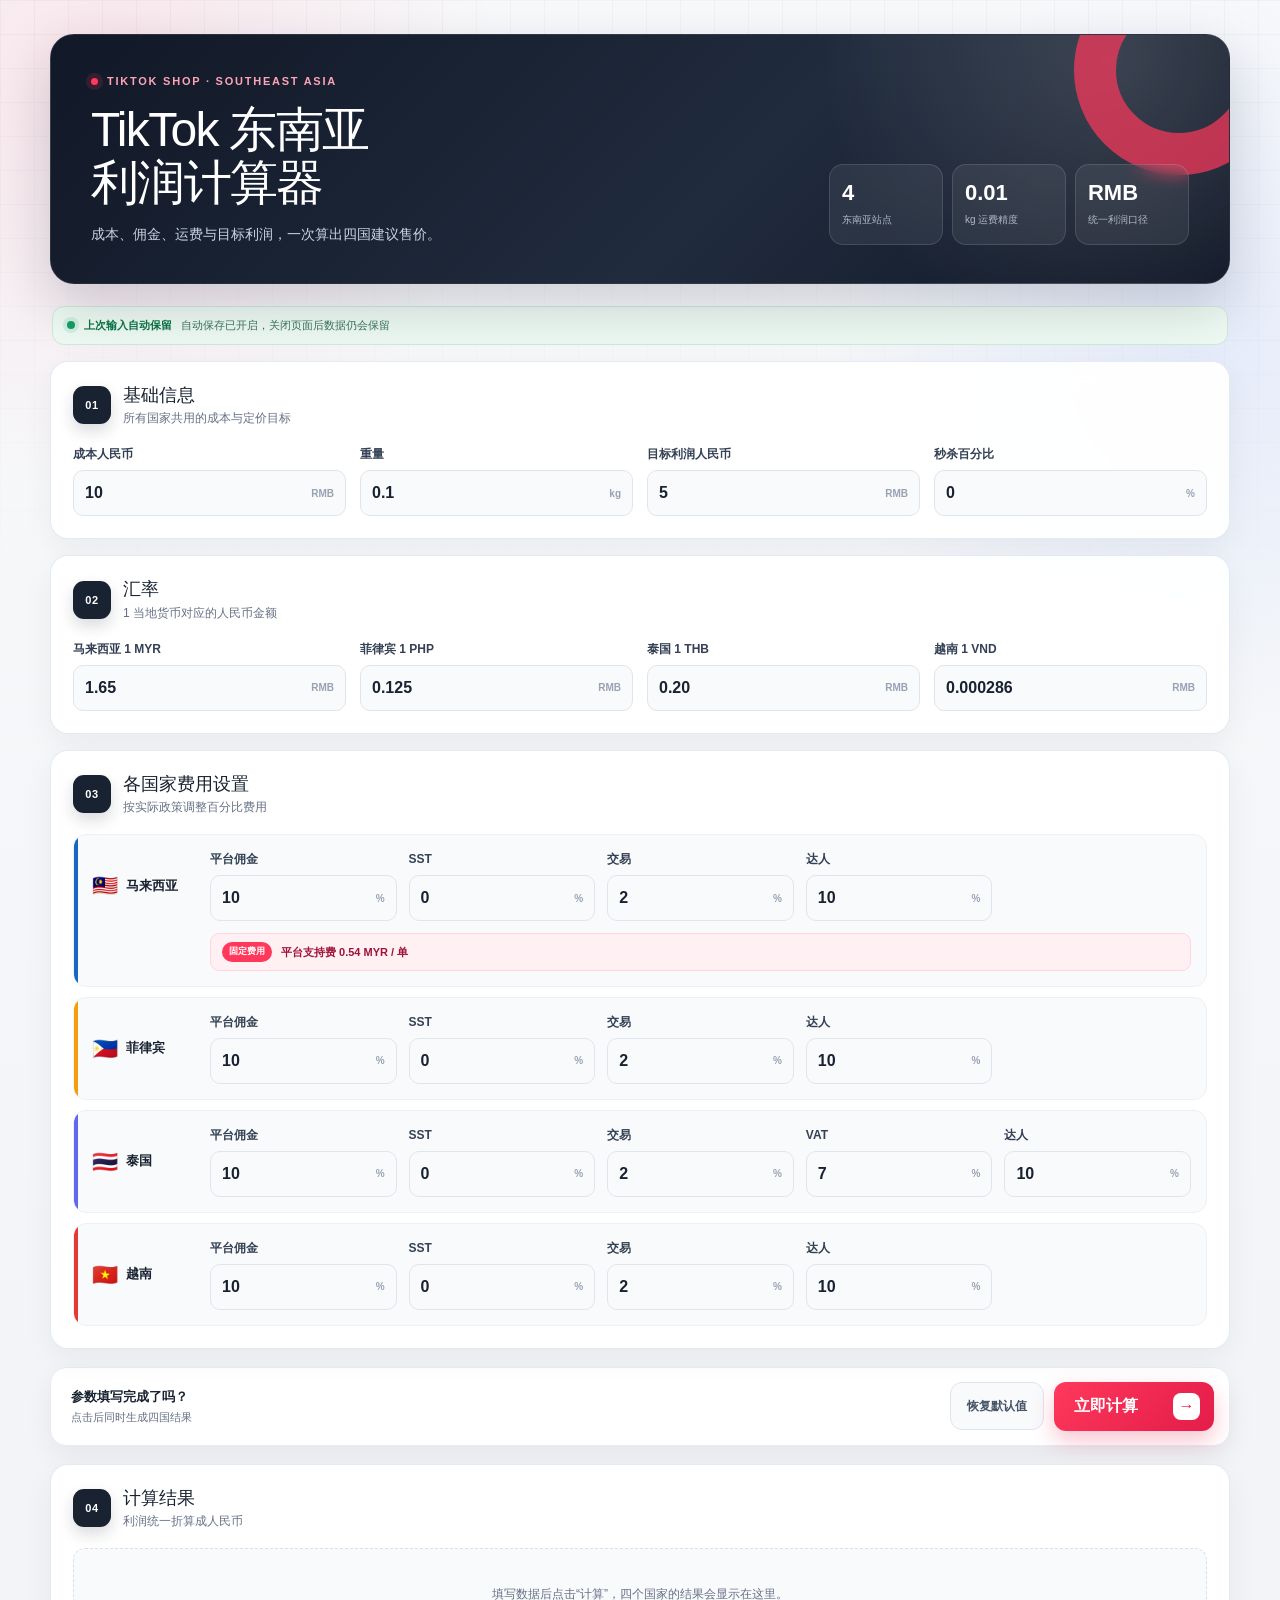
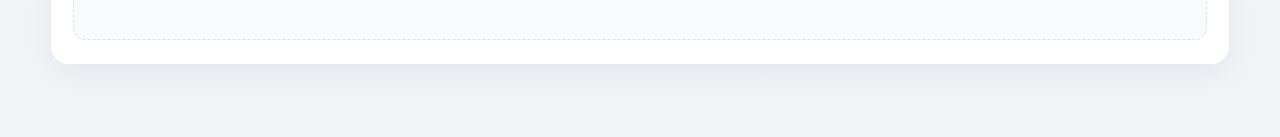
<file: index.html>
<!DOCTYPE html><html lang="zh-CN"><head><meta charSet="utf-8"/><meta name="viewport" content="width=device-width, initial-scale=1"/><link rel="stylesheet" href="/_next/static/css/index.N6esm-Pd.css" data-rsc-css-href="/_next/static/css/index.N6esm-Pd.css" data-precedence="vite-rsc/importer-resources"/><link rel="modulepreload" fetchPriority="low" href="/_next/static/chunks/index-DeWKEaEj.js"/><script src="/_next/static/chunks/rolldown-runtime-C60lm6uB.js" type="module" async=""></script><script src="/_next/static/chunks/framework-BgSIrAUN.js" type="module" async=""></script><link rel="modulepreload" href="/_next/static/chunks/layout-segment-context-CStabVQs.js" crossorigin=""/><link rel="modulepreload" href="/_next/static/chunks/page-DexrHjFP.js" crossorigin=""/><title>TikTok 东南亚利润计算器</title><meta name="description" content="计算马来西亚、菲律宾、泰国和越南的售价、平台费用、运费与人民币利润。"/><meta property="og:title" content="TikTok 东南亚利润计算器"/><meta property="og:description" content="计算马来西亚、菲律宾、泰国和越南的售价、平台费用、运费与人民币利润。"/><meta property="og:type" content="website"/><meta property="og:image" content="https://anjin243.github.io/og-v2.png"/><meta property="og:image:width" content="1536"/><meta property="og:image:height" content="1024"/><meta property="og:image:alt" content="TikTok 东南亚利润计算器"/><meta name="twitter:card" content="summary_large_image"/><meta name="twitter:title" content="TikTok 东南亚利润计算器"/><meta name="twitter:description" content="计算马来西亚、菲律宾、泰国和越南的售价、平台费用、运费与人民币利润。"/><meta name="twitter:image" content="https://anjin243.github.io/og-v2.png"/><script>Object.assign(((self[Symbol.for("vinext.navigationRuntime")]??={bootstrap:{routeManifest:null},functions:{}}).bootstrap.rsc??={rsc:[]}),{params:{},nav:{"pathname":"/","searchParams":[]}})</script><link rel="modulepreload" href="/_next/static/chunks/index-DeWKEaEj.js" />
</head><body><main class="page-shell storage-loading"><div class="box"><header class="page-header"><div class="hero-copy"><p><span class="live-dot"></span>TikTok Shop · Southeast Asia</p><h1>TikTok 东南亚<br/>利润计算器</h1><span>成本、佣金、运费与目标利润，一次算出四国建议售价。</span></div><div class="hero-summary" aria-label="计算器特点"><div><strong>4</strong><span>东南亚站点</span></div><div><strong>0.01</strong><span>kg 运费精度</span></div><div><strong>RMB</strong><span>统一利润口径</span></div></div></header><div class="save-strip" role="status" aria-live="polite"><span class="save-dot" aria-hidden="true"></span><strong>上次输入自动保留</strong><span>正在读取上次保存的数据…</span></div><section class="section" aria-labelledby="basic-title"><div class="section-title"><span class="section-step">01</span><div><h2 id="basic-title">基础信息</h2><p>所有国家共用的成本与定价目标</p></div></div><div class="field-grid field-grid-four"><label class="field" for="cost"><span>成本人民币</span><span class="input-wrap"><input id="cost" inputMode="decimal" min="0" step="any" type="number" value="10"/><small>RMB</small></span></label><label class="field" for="weight"><span>重量</span><span class="input-wrap"><input id="weight" inputMode="decimal" min="0" step="any" type="number" value="0.1"/><small>kg</small></span></label><label class="field" for="target"><span>目标利润人民币</span><span class="input-wrap"><input id="target" inputMode="decimal" min="0" step="any" type="number" value="5"/><small>RMB</small></span></label><label class="field" for="sale"><span>秒杀百分比</span><span class="input-wrap"><input id="sale" inputMode="decimal" min="0" step="any" type="number" value="0"/><small>%</small></span></label></div></section><section class="section" aria-labelledby="exchange-title"><div class="section-title"><span class="section-step">02</span><div><h2 id="exchange-title">汇率</h2><p>1 当地货币对应的人民币金额</p></div></div><div class="field-grid field-grid-four"><label class="field" for="myr"><span>马来西亚 1 MYR</span><span class="input-wrap"><input id="myr" inputMode="decimal" min="0" step="any" type="number" value="1.65"/><small>RMB</small></span></label><label class="field" for="php"><span>菲律宾 1 PHP</span><span class="input-wrap"><input id="php" inputMode="decimal" min="0" step="any" type="number" value="0.125"/><small>RMB</small></span></label><label class="field" for="thb"><span>泰国 1 THB</span><span class="input-wrap"><input id="thb" inputMode="decimal" min="0" step="any" type="number" value="0.20"/><small>RMB</small></span></label><label class="field" for="vnd"><span>越南 1 VND</span><span class="input-wrap"><input id="vnd" inputMode="decimal" min="0" step="any" type="number" value="0.000286"/><small>RMB</small></span></label></div></section><section class="section" aria-labelledby="fee-title"><div class="section-title"><span class="section-step">03</span><div><h2 id="fee-title">各国家费用设置</h2><p>按实际政策调整百分比费用</p></div></div><div class="fee-list"><div class="fee-row fee-row-my"><strong><span>🇲🇾</span>马来西亚</strong><label class="field" for="my_comm"><span>平台佣金</span><span class="input-wrap"><input id="my_comm" inputMode="decimal" min="0" step="any" type="number" value="10"/><small>%</small></span></label><label class="field" for="my_sst"><span>SST</span><span class="input-wrap"><input id="my_sst" inputMode="decimal" min="0" step="any" type="number" value="0"/><small>%</small></span></label><label class="field" for="my_trade"><span>交易</span><span class="input-wrap"><input id="my_trade" inputMode="decimal" min="0" step="any" type="number" value="2"/><small>%</small></span></label><label class="field" for="my_creator"><span>达人</span><span class="input-wrap"><input id="my_creator" inputMode="decimal" min="0" step="any" type="number" value="10"/><small>%</small></span></label><div class="fixed-fee-note"><span>固定费用</span><strong>平台支持费 0.54 MYR / 单</strong></div></div><div class="fee-row fee-row-ph"><strong><span>🇵🇭</span>菲律宾</strong><label class="field" for="ph_comm"><span>平台佣金</span><span class="input-wrap"><input id="ph_comm" inputMode="decimal" min="0" step="any" type="number" value="10"/><small>%</small></span></label><label class="field" for="ph_sst"><span>SST</span><span class="input-wrap"><input id="ph_sst" inputMode="decimal" min="0" step="any" type="number" value="0"/><small>%</small></span></label><label class="field" for="ph_trade"><span>交易</span><span class="input-wrap"><input id="ph_trade" inputMode="decimal" min="0" step="any" type="number" value="2"/><small>%</small></span></label><label class="field" for="ph_creator"><span>达人</span><span class="input-wrap"><input id="ph_creator" inputMode="decimal" min="0" step="any" type="number" value="10"/><small>%</small></span></label></div><div class="fee-row fee-row-th"><strong><span>🇹🇭</span>泰国</strong><label class="field" for="th_comm"><span>平台佣金</span><span class="input-wrap"><input id="th_comm" inputMode="decimal" min="0" step="any" type="number" value="10"/><small>%</small></span></label><label class="field" for="th_sst"><span>SST</span><span class="input-wrap"><input id="th_sst" inputMode="decimal" min="0" step="any" type="number" value="0"/><small>%</small></span></label><label class="field" for="th_trade"><span>交易</span><span class="input-wrap"><input id="th_trade" inputMode="decimal" min="0" step="any" type="number" value="2"/><small>%</small></span></label><label class="field" for="vat"><span>VAT</span><span class="input-wrap"><input id="vat" inputMode="decimal" min="0" step="any" type="number" value="7"/><small>%</small></span></label><label class="field" for="th_creator"><span>达人</span><span class="input-wrap"><input id="th_creator" inputMode="decimal" min="0" step="any" type="number" value="10"/><small>%</small></span></label></div><div class="fee-row fee-row-vn"><strong><span>🇻🇳</span>越南</strong><label class="field" for="vn_comm"><span>平台佣金</span><span class="input-wrap"><input id="vn_comm" inputMode="decimal" min="0" step="any" type="number" value="10"/><small>%</small></span></label><label class="field" for="vn_sst"><span>SST</span><span class="input-wrap"><input id="vn_sst" inputMode="decimal" min="0" step="any" type="number" value="0"/><small>%</small></span></label><label class="field" for="vn_trade"><span>交易</span><span class="input-wrap"><input id="vn_trade" inputMode="decimal" min="0" step="any" type="number" value="2"/><small>%</small></span></label><label class="field" for="vn_creator"><span>达人</span><span class="input-wrap"><input id="vn_creator" inputMode="decimal" min="0" step="any" type="number" value="10"/><small>%</small></span></label></div></div></section><div class="action-bar"><div class="action-copy"><strong>参数填写完成了吗？</strong><span>点击后同时生成四国结果</span></div><div class="action-buttons"><button class="reset-button" type="button">恢复默认值</button><button class="calculate-button" type="button"><span>立即计算</span><b aria-hidden="true">→</b></button></div></div><section class="section result-section" aria-labelledby="result-title"><div class="result-heading"><div class="section-title"><span class="section-step">04</span><div><h2 id="result-title">计算结果</h2><p>利润统一折算成人民币</p></div></div></div><p class="empty-result">填写数据后点击“计算”，四个国家的结果会显示在这里。</p></section></div></main><script type="module" src="/_next/static/chunks/index-DeWKEaEj.js" id="_R_" async=""></script><script>((self[Symbol.for("vinext.navigationRuntime")]??={bootstrap:{routeManifest:null},functions:{}}).bootstrap.rsc??={rsc:[]}).rsc.push("2:I[\"1dde660fd687\",[],\"Children\",1]\n")</script><script>((self[Symbol.for("vinext.navigationRuntime")]??={bootstrap:{routeManifest:null},functions:{}}).bootstrap.rsc??={rsc:[]}).rsc.push("3:I[\"a6eedf645878\",[],\"GlobalErrorBoundary\",1]\n")</script><script>((self[Symbol.for("vinext.navigationRuntime")]??={bootstrap:{routeManifest:null},functions:{}}).bootstrap.rsc??={rsc:[]}).rsc.push("4:I[\"11d5c2460cce\",[],\"default\",1]\n")</script><script>((self[Symbol.for("vinext.navigationRuntime")]??={bootstrap:{routeManifest:null},functions:{}}).bootstrap.rsc??={rsc:[]}).rsc.push("5:I[\"a6eedf645878\",[],\"ErrorBoundary\",1]\n")</script><script>((self[Symbol.for("vinext.navigationRuntime")]??={bootstrap:{routeManifest:null},functions:{}}).bootstrap.rsc??={rsc:[]}).rsc.push("6:I[\"66be694b8519\",[],\"LayoutSegmentProvider\",1]\n")</script><script>((self[Symbol.for("vinext.navigationRuntime")]??={bootstrap:{routeManifest:null},functions:{}}).bootstrap.rsc??={rsc:[]}).rsc.push("7:I[\"1dde660fd687\",[],\"Slot\",1]\n")</script><script>((self[Symbol.for("vinext.navigationRuntime")]??={bootstrap:{routeManifest:null},functions:{}}).bootstrap.rsc??={rsc:[]}).rsc.push("8:I[\"236fa9f33caf\",[],\"AppRouterScrollTarget\",1]\n")</script><script>((self[Symbol.for("vinext.navigationRuntime")]??={bootstrap:{routeManifest:null},functions:{}}).bootstrap.rsc??={rsc:[]}).rsc.push("9:I[\"a6eedf645878\",[],\"RedirectBoundary\",1]\n")</script><script>((self[Symbol.for("vinext.navigationRuntime")]??={bootstrap:{routeManifest:null},functions:{}}).bootstrap.rsc??={rsc:[]}).rsc.push(":HL[\"/_next/static/css/index.N6esm-Pd.css\",\"style\"     ]\n")</script><script>((self[Symbol.for("vinext.navigationRuntime")]??={bootstrap:{routeManifest:null},functions:{}}).bootstrap.rsc??={rsc:[]}).rsc.push("0:{\"__route\":\"route:/\",\"__interceptionContext\":null,\"__layoutIds\":[\"layout:/\"],\"__rootLayout\":\"/\",\"__sourcePage\":\"/page\",\"page:/\":\"$L1\",\"layout:/\":[[[[\"$\",\"link\",\"css:/_next/static/css/index.N6esm-Pd.css\",{\"rel\":\"stylesheet\",\"precedence\":\"vite-rsc/importer-resources\",\"href\":\"/_next/static/css/index.N6esm-Pd.css\",\"data-rsc-css-href\":\"/_next/static/css/index.N6esm-Pd.css\"}],\"$undefined\"],[\"$\",\"html\",null,{\"lang\":\"zh-CN\",\"children\":[\"$\",\"body\",null,{\"children\":[\"$\",\"$L2\",null,{}]}]}]],null],\"route:/\":[[[\"$\",\"meta\",null,{\"charSet\":\"utf-8\"}],[[\"$\",\"title\",\"0\",{\"children\":\"TikTok 东南亚利润计算器\"}],[\"$\",\"meta\",\"1\",{\"name\":\"description\",\"content\":\"计算马来西亚、菲律宾、泰国和越南的售价、平台费用、运费与人民币利润。\"}],[\"$\",\"meta\",\"2\",{\"property\":\"og:title\",\"content\":\"TikTok 东南亚利润计算器\"}],[\"$\",\"meta\",\"3\",{\"property\":\"og:description\",\"content\":\"计算马来西亚、菲律宾、泰国和越南的售价、平台费用、运费与人民币利润。\"}],[\"$\",\"meta\",\"4\",{\"property\":\"og:type\",\"content\":\"website\"}],[\"$\",\"meta\",\"5\",{\"property\":\"og:image\",\"content\":\"https://anjin243.github.io/og-v2.png\"}],[\"$\",\"meta\",\"6\",{\"property\":\"og:image:width\",\"content\":\"1536\"}],[\"$\",\"meta\",\"7\",{\"property\":\"og:image:height\",\"content\":\"1024\"}],[\"$\",\"meta\",\"8\",{\"property\":\"og:image:alt\",\"content\":\"TikTok 东南亚利润计算器\"}],[\"$\",\"meta\",\"9\",{\"name\":\"twitter:card\",\"content\":\"summary_large_image\"}],[\"$\",\"meta\",\"10\",{\"name\":\"twitter:title\",\"content\":\"TikTok 东南亚利润计算器\"}],[\"$\",\"meta\",\"11\",{\"name\":\"twitter:description\",\"content\":\"计算马来西亚、菲律宾、泰国和越南的售价、平台费用、运费与人民币利润。\"}],[\"$\",\"meta\",\"12\",{\"name\":\"twitter:image\",\"content\":\"https://anjin243.github.io/og-v2.png\"}]],[[\"$\",\"meta\",\"0\",{\"name\":\"viewport\",\"content\":\"width=device-width, initial-scale=1\"}]]],[\"$\",\"$L3\",null,{\"fallback\":\"$4\",\"children\":[\"$\",\"$L5\",null,{\"fallback\":\"$4\",\"children\":[\"$\",\"$L6\",null,{\"providerId\":\"layout:/\",\"segmentMap\":{\"children\":[]},\"children\":[\"$\",\"$L7\",null,{\"id\":\"layout:/\",\"parallelSlots\":\"$undefined\",\"children\":[\"$\",\"$L8\",null,{\"children\":[\"$\",\"$L9\",null,{\"children\":[[\"$\",\"$L6\",null,{\"providerId\":\"page:/\",\"segmentMap\":{\"children\":[\"__PAGE__\"]},\"children\":[\"$\",\"$L7\",null,{\"id\":\"page:/\"}]}],null]}]}]}]}]}]}],null,null],\"__layoutFlags\":{\"layout:/\":\"s\"},\"__artifactCompatibility\":{\"schemaVersion\":1,\"graphVersion\":\"app-route-graph:1177fd80f83fa7b0\",\"deploymentVersion\":\"8eed2904-4e4f-4a5e-8efe-0824750ec0ac\",\"appElementsSchemaVersion\":1,\"rscPayloadSchemaVersion\":1,\"rootBoundaryId\":\"/\",\"renderEpoch\":null},\"__renderObservation\":{\"schemaVersion\":1,\"output\":{\"kind\":\"app-rsc\",\"mountedSlotsFingerprint\":null,\"renderEpoch\":null,\"rootBoundaryId\":\"/\",\"routeId\":\"route:/\"},\"completeness\":\"partial\",\"boundaryOutcome\":{\"kind\":\"unknown\"},\"requestApis\":[{\"kind\":\"connection\",\"status\":\"unknown\"},{\"kind\":\"cookies\",\"status\":\"unknown\"},{\"kind\":\"draftMode\",\"status\":\"unknown\"},{\"kind\":\"headers\",\"status\":\"unknown\"},{\"kind\":\"params\",\"status\":\"unknown\"},{\"kind\":\"searchParams\",\"status\":\"unknown\"}],\"dynamicFetches\":[],\"cacheTags\":[\"/\",\"_N_T_/\",\"_N_T_/index\",\"_N_T_/layout\",\"_N_T_/page\"],\"pathTags\":[\"/\"],\"cacheability\":\"unknown\",\"downgrade\":{\"target\":\"freshRender\",\"reasons\":[{\"code\":\"CP_DOWNGRADE_CACHEABILITY_UNKNOWN\",\"target\":\"freshRender\"},{\"code\":\"CP_DOWNGRADE_INCOMPLETE_OBSERVATION\",\"completeness\":\"partial\",\"target\":\"freshRender\"},{\"code\":\"CP_DOWNGRADE_UNKNOWN_REQUEST_API\",\"requestApi\":\"connection\",\"target\":\"freshRender\"},{\"code\":\"CP_DOWNGRADE_UNKNOWN_REQUEST_API\",\"requestApi\":\"cookies\",\"target\":\"freshRender\"},{\"code\":\"CP_DOWNGRADE_UNKNOWN_REQUEST_API\",\"requestApi\":\"draftMode\",\"target\":\"freshRender\"},{\"code\":\"CP_DOWNGRADE_UNKNOWN_REQUEST_API\",\"requestApi\":\"headers\",\"target\":\"freshRender\"},{\"code\":\"CP_DOWNGRADE_UNKNOWN_REQUEST_API\",\"requestApi\":\"params\",\"target\":\"freshRender\"},{\"code\":\"CP_DOWNGRADE_UNKNOWN_REQUEST_API\",\"requestApi\":\"searchParams\",\"target\":\"freshRender\"}],\"fallback\":{\"kind\":\"breakerFallback\",\"code\":\"CP_PRIVATE_DYNAMIC_DOWNGRADE\",\"mode\":\"renderFresh\",\"scope\":\"affectedOutput\",\"fields\":{\"reasonCodes\":[\"CP_DOWNGRADE_CACHEABILITY_UNKNOWN\",\"CP_DOWNGRADE_INCOMPLETE_OBSERVATION\",\"CP_DOWNGRADE_UNKNOWN_REQUEST_API\",\"CP_DOWNGRADE_UNKNOWN_REQUEST_API\",\"CP_DOWNGRADE_UNKNOWN_REQUEST_API\",\"CP_DOWNGRADE_UNKNOWN_REQUEST_API\",\"CP_DOWNGRADE_UNKNOWN_REQUEST_API\",\"CP_DOWNGRADE_UNKNOWN_REQUEST_API\"],\"target\":\"freshRender\"}},\"isPublicCacheCandidate\":false}}}\n")</script><script>((self[Symbol.for("vinext.navigationRuntime")]??={bootstrap:{routeManifest:null},functions:{}}).bootstrap.rsc??={rsc:[]}).rsc.push("a:I[\"6efdf509a785\",[],\"default\",1]\n")</script><script>((self[Symbol.for("vinext.navigationRuntime")]??={bootstrap:{routeManifest:null},functions:{}}).bootstrap.rsc??={rsc:[]}).rsc.push("1:[\"$\",\"$La\",null,{\"params\":\"$@b\",\"searchParams\":\"$@c\"}]\n")</script><script>((self[Symbol.for("vinext.navigationRuntime")]??={bootstrap:{routeManifest:null},functions:{}}).bootstrap.rsc??={rsc:[]}).rsc.push("b:{}\n")</script><script>((self[Symbol.for("vinext.navigationRuntime")]??={bootstrap:{routeManifest:null},functions:{}}).bootstrap.rsc??={rsc:[]}).rsc.push("c:{}\n")</script><script>Object.assign(((self[Symbol.for("vinext.navigationRuntime")]??={bootstrap:{routeManifest:null},functions:{}}).bootstrap.rsc??={rsc:[]}),{"initialCacheKind":"dynamic"});((self[Symbol.for("vinext.navigationRuntime")]??={bootstrap:{routeManifest:null},functions:{}}).bootstrap.rsc??={rsc:[]}).done=true</script></body></html>
</file>
<file: _next/static/css/index.N6esm-Pd.css>
/*! tailwindcss v4.2.1 | MIT License | https://tailwindcss.com */
@layer properties{@supports (((-webkit-hyphens:none)) and (not (margin-trim:inline))) or ((-moz-orient:inline) and (not (color:rgb(from red r g b)))){*,:before,:after{--tw-blur:initial;--tw-brightness:initial;--tw-contrast:initial;--tw-grayscale:initial;--tw-hue-rotate:initial;--tw-invert:initial;--tw-opacity:initial;--tw-saturate:initial;--tw-sepia:initial;--tw-drop-shadow:initial;--tw-drop-shadow-color:initial;--tw-drop-shadow-alpha:100%;--tw-drop-shadow-size:initial}::backdrop{--tw-blur:initial;--tw-brightness:initial;--tw-contrast:initial;--tw-grayscale:initial;--tw-hue-rotate:initial;--tw-invert:initial;--tw-opacity:initial;--tw-saturate:initial;--tw-sepia:initial;--tw-drop-shadow:initial;--tw-drop-shadow-color:initial;--tw-drop-shadow-alpha:100%;--tw-drop-shadow-size:initial}}}@layer theme{:root,:host{--font-sans:ui-sans-serif, system-ui, sans-serif, "Apple Color Emoji", "Segoe UI Emoji", "Segoe UI Symbol", "Noto Color Emoji";--font-mono:ui-monospace, SFMono-Regular, Menlo, Monaco, Consolas, "Liberation Mono", "Courier New", monospace;--spacing:.25rem;--default-transition-duration:.15s;--default-transition-timing-function:cubic-bezier(.4, 0, .2, 1);--default-font-family:var(--font-sans);--default-mono-font-family:var(--font-mono)}}@layer base{*,:after,:before{box-sizing:border-box;border:0 solid;margin:0;padding:0}::backdrop{box-sizing:border-box;border:0 solid;margin:0;padding:0}::file-selector-button{box-sizing:border-box;border:0 solid;margin:0;padding:0}html,:host{-webkit-text-size-adjust:100%;tab-size:4;line-height:1.5;font-family:var(--default-font-family,ui-sans-serif, system-ui, sans-serif, "Apple Color Emoji", "Segoe UI Emoji", "Segoe UI Symbol", "Noto Color Emoji");font-feature-settings:var(--default-font-feature-settings,normal);font-variation-settings:var(--default-font-variation-settings,normal);-webkit-tap-highlight-color:transparent}hr{height:0;color:inherit;border-top-width:1px}abbr:where([title]){-webkit-text-decoration:underline dotted;text-decoration:underline dotted}h1,h2,h3,h4,h5,h6{font-size:inherit;font-weight:inherit}a{color:inherit;-webkit-text-decoration:inherit;-webkit-text-decoration:inherit;-webkit-text-decoration:inherit;-webkit-text-decoration:inherit;text-decoration:inherit}b,strong{font-weight:bolder}code,kbd,samp,pre{font-family:var(--default-mono-font-family,ui-monospace, SFMono-Regular, Menlo, Monaco, Consolas, "Liberation Mono", "Courier New", monospace);font-feature-settings:var(--default-mono-font-feature-settings,normal);font-variation-settings:var(--default-mono-font-variation-settings,normal);font-size:1em}small{font-size:80%}sub,sup{vertical-align:baseline;font-size:75%;line-height:0;position:relative}sub{bottom:-.25em}sup{top:-.5em}table{text-indent:0;border-color:inherit;border-collapse:collapse}:-moz-focusring{outline:auto}progress{vertical-align:baseline}summary{display:list-item}ol,ul,menu{list-style:none}img,svg,video,canvas,audio,iframe,embed,object{vertical-align:middle;display:block}img,video{max-width:100%;height:auto}button,input,select,optgroup,textarea{font:inherit;font-feature-settings:inherit;font-variation-settings:inherit;letter-spacing:inherit;color:inherit;opacity:1;background-color:#0000;border-radius:0}::file-selector-button{font:inherit;font-feature-settings:inherit;font-variation-settings:inherit;letter-spacing:inherit;color:inherit;opacity:1;background-color:#0000;border-radius:0}:where(select:is([multiple],[size])) optgroup{font-weight:bolder}:where(select:is([multiple],[size])) optgroup option{padding-inline-start:20px}::file-selector-button{margin-inline-end:4px}::placeholder{opacity:1}@supports (not ((-webkit-appearance:-apple-pay-button))) or (contain-intrinsic-size:1px){::placeholder{color:currentColor}@supports (color:color-mix(in lab, red, red)){::placeholder{color:color-mix(in oklab, currentcolor 50%, transparent)}}}textarea{resize:vertical}::-webkit-search-decoration{-webkit-appearance:none}::-webkit-date-and-time-value{min-height:1lh;text-align:inherit}::-webkit-datetime-edit{display:inline-flex}::-webkit-datetime-edit-fields-wrapper{padding:0}::-webkit-datetime-edit{padding-block:0}::-webkit-datetime-edit-year-field{padding-block:0}::-webkit-datetime-edit-month-field{padding-block:0}::-webkit-datetime-edit-day-field{padding-block:0}::-webkit-datetime-edit-hour-field{padding-block:0}::-webkit-datetime-edit-minute-field{padding-block:0}::-webkit-datetime-edit-second-field{padding-block:0}::-webkit-datetime-edit-millisecond-field{padding-block:0}::-webkit-datetime-edit-meridiem-field{padding-block:0}::-webkit-calendar-picker-indicator{line-height:1}:-moz-ui-invalid{box-shadow:none}button,input:where([type=button],[type=reset],[type=submit]){-webkit-appearance:button;appearance:button}::file-selector-button{-webkit-appearance:button;appearance:button}::-webkit-inner-spin-button{height:auto}::-webkit-outer-spin-button{height:auto}[hidden]:where(:not([hidden=until-found])){display:none!important}}@layer components;@layer utilities{.visible{visibility:visible}.fixed{position:fixed}.relative{position:relative}.static{position:static}.sticky{position:sticky}.start{inset-inline-start:var(--spacing)}.end{inset-inline-end:var(--spacing)}.flex{display:flex}.hidden{display:none}.inline-flex{display:inline-flex}.table{display:table}.resize{resize:both}.blur{--tw-blur:blur(8px);filter:var(--tw-blur,) var(--tw-brightness,) var(--tw-contrast,) var(--tw-grayscale,) var(--tw-hue-rotate,) var(--tw-invert,) var(--tw-saturate,) var(--tw-sepia,) var(--tw-drop-shadow,)}.transition{transition-property:color,background-color,border-color,outline-color,text-decoration-color,fill,stroke,--tw-gradient-from,--tw-gradient-via,--tw-gradient-to,opacity,box-shadow,transform,translate,scale,rotate,filter,-webkit-backdrop-filter,backdrop-filter,display,content-visibility,overlay,pointer-events;transition-timing-function:var(--tw-ease,var(--default-transition-timing-function));transition-duration:var(--tw-duration,var(--default-transition-duration))}}:root{--ink:#182230;--muted:#667085;--line:#e8ecf2;--canvas:#f2f4f7;--accent:#ff385c;--accent-dark:#e31c49;--shipping:#fff7df;--support:#fff0f3;--profit:#eaf8f0}*{box-sizing:border-box}html{background:var(--canvas);scroll-behavior:smooth}body{background:var(--canvas);color:var(--ink);margin:0;font-family:Microsoft YaHei,PingFang SC,Noto Sans SC,Arial,sans-serif;line-height:1.5}button,input{font:inherit}.page-shell{background:radial-gradient(circle at 8% 5%,#ff385c1a,#0000 25rem),radial-gradient(circle at 94% 20%,#2f6bff17,#0000 24rem),linear-gradient(#f8f9fb 0,#f1f3f6 100%);min-height:100vh;padding:34px 22px 56px;position:relative;overflow:hidden}.page-shell:before{z-index:0;content:"";pointer-events:none;background-image:linear-gradient(#18223008 1px,#0000 1px),linear-gradient(90deg,#18223008 1px,#0000 1px);background-size:34px 34px;position:absolute;inset:0;-webkit-mask-image:linear-gradient(#000,#0000 38%);mask-image:linear-gradient(#000,#0000 38%)}.box{z-index:1;width:min(1180px,100%);margin:0 auto;position:relative}.page-header{color:#fff;background:radial-gradient(circle at 90% 10%,#ffffff26,#0000 18rem),linear-gradient(135deg,#111827 0%,#202b3d 58%,#111827 100%);border:1px solid #ffffff14;border-radius:24px;grid-template-columns:minmax(0,1.35fr) minmax(360px,.65fr);align-items:end;gap:34px;margin-bottom:22px;padding:38px 40px;display:grid;position:relative;overflow:hidden;box-shadow:0 22px 55px #0f172a2e}.page-header:after{content:"";border:42px solid #ff385cb3;border-radius:50%;width:210px;height:210px;position:absolute;top:-70px;right:-55px}.hero-copy,.hero-summary{z-index:1;position:relative}.hero-copy>p{color:#fda4b6;letter-spacing:.16em;text-transform:uppercase;align-items:center;gap:9px;margin:0 0 13px;font-size:11px;font-weight:800;display:flex}.live-dot{background:var(--accent);border-radius:50%;width:7px;height:7px;box-shadow:0 0 0 5px #ff385c26}.page-header h1{letter-spacing:-.035em;margin:0;font-size:clamp(30px,5vw,48px);line-height:1.12}.hero-copy>span{color:#cbd5e1;max-width:620px;margin-top:14px;font-size:14px;display:block}.hero-summary{grid-template-columns:repeat(3,1fr);gap:9px;display:grid}.hero-summary>div{-webkit-backdrop-filter:blur(8px);backdrop-filter:blur(8px);background:#ffffff12;border:1px solid #ffffff1f;border-radius:14px;min-width:0;padding:17px 12px}.hero-summary strong{color:#fff;font-size:22px;line-height:1;display:block}.hero-summary span{color:#aeb9c8;white-space:nowrap;margin-top:8px;font-size:10px;display:block}.save-strip{color:#087443;background:#edf9f2;border:1px solid #ccebd9;border-radius:12px;align-items:center;gap:9px;margin:0 2px 14px;padding:10px 14px;font-size:11px;display:flex}.save-strip strong{flex:none;font-size:11px}.save-strip>span:last-child{color:#39755a}.save-dot{background:#12a065;border-radius:50%;flex:none;width:8px;height:8px;box-shadow:0 0 0 4px #12a0651f}.storage-loading .section,.storage-loading .action-bar,.storage-loading .error{visibility:hidden;opacity:0;pointer-events:none}.storage-ready .section,.storage-ready .action-bar,.storage-ready .error{visibility:visible;opacity:1;transition:opacity .18s}.section{-webkit-backdrop-filter:blur(12px);backdrop-filter:blur(12px);background:#fffffff0;border:1px solid #e2e8f0e6;border-radius:18px;margin:16px 0;padding:22px;box-shadow:0 10px 30px #0f172a0d}.section-title{align-items:center;gap:12px;margin-bottom:18px;display:flex}.section-step{color:#fff;background:var(--ink);letter-spacing:.06em;border-radius:11px;flex:none;place-items:center;width:38px;height:38px;font-size:11px;font-weight:900;display:grid;box-shadow:0 7px 15px #18223029}.section-title h2{margin:0;font-size:18px;line-height:1.25}.section-title p{color:var(--muted);margin:3px 0 0;font-size:12px}.field-grid{gap:14px;display:grid}.field-grid-four{grid-template-columns:repeat(4,minmax(0,1fr))}.field{gap:7px;min-width:0;display:grid}.field>span:first-child{color:#344054;font-size:12px;font-weight:750}.input-wrap{background:#f8fafc;border:1px solid #dfe5ed;border-radius:10px;align-items:center;gap:8px;padding-right:11px;transition:border-color .2s,box-shadow .2s,background .2s;display:flex}.input-wrap:focus-within{background:#fff;border-color:#98a2b3;box-shadow:0 0 0 4px #1822300f}.input-wrap input{width:100%;min-width:0;height:44px;color:var(--ink);background:0 0;border:0;outline:none;padding:8px 11px;font-weight:700}.input-wrap small{color:#98a2b3;flex:none;font-size:10px;font-weight:800}.fee-list{gap:10px;display:grid}.fee-row{background:#f8fafc;border:1px solid #edf0f4;border-radius:13px;grid-template-columns:106px repeat(5,minmax(100px,1fr));align-items:end;gap:12px;padding:15px 15px 15px 18px;display:grid;position:relative;overflow:hidden}.fee-row:before{content:"";width:4px;position:absolute;inset:0 auto 0 0}.fee-row-my:before{background:#1867c0}.fee-row-ph:before{background:#f59e0b}.fee-row-th:before{background:#6366f1}.fee-row-vn:before{background:#e53935}.fee-row>strong{align-self:center;align-items:center;gap:8px;font-size:13px;display:flex}.fee-row>strong span{font-size:21px;line-height:1}.fee-row .field{grid-column:span 1}.fixed-fee-note{color:#9f1239;background:var(--support);border:1px solid #ffd6df;border-radius:9px;grid-column:2/-1;align-items:center;gap:9px;padding:8px 11px;font-size:11px;display:flex}.fixed-fee-note>span{color:#fff;background:var(--accent);border-radius:999px;padding:3px 7px;font-size:9px;font-weight:850}.fixed-fee-note strong{font-size:11px}.action-bar{border:1px solid var(--line);background:#fff;border-radius:16px;justify-content:space-between;align-items:center;gap:18px;margin:18px 0;padding:14px 15px 14px 20px;display:flex;box-shadow:0 10px 28px #0f172a0f}.action-copy{gap:2px;display:grid}.action-copy strong{font-size:13px}.action-copy span{color:var(--muted);font-size:11px}.action-buttons{align-items:center;gap:10px;display:flex}.reset-button{color:#475467;cursor:pointer;touch-action:manipulation;background:#f8fafc;border:1px solid #dfe5ed;border-radius:12px;min-height:48px;padding:10px 16px;font-size:12px;font-weight:800;transition:border-color .2s,background .2s,color .2s}.reset-button:hover{color:var(--ink);background:#fff;border-color:#98a2b3}:is(.reset-button:focus-visible,.calculate-button:focus-visible){outline-offset:2px;outline:3px solid #ff385c3d}.calculate-button{color:#fff;cursor:pointer;touch-action:manipulation;background:linear-gradient(135deg,#ff385c,#e31c49);border:0;border-radius:12px;justify-content:space-between;align-items:center;gap:24px;min-width:160px;min-height:48px;padding:11px 14px 11px 20px;font-weight:850;transition:transform .2s,box-shadow .2s;display:inline-flex;box-shadow:0 10px 22px #e31c4940}.calculate-button b{width:27px;height:27px;color:var(--accent-dark);background:#fff;border-radius:8px;place-items:center;display:grid}.calculate-button:hover{transform:translateY(-1px);box-shadow:0 13px 26px #e31c494f}.calculate-button:active{transform:translateY(1px)}.error{color:#b42318;background:#fff1f0;border:1px solid #ffd6d2;border-radius:10px;margin:12px 0 0;padding:12px 14px}.result-section{padding-bottom:24px}.result-heading{justify-content:space-between;align-items:center;gap:12px;display:flex}.result-heading .section-title{margin-bottom:18px}.result-note{color:#8a5800;background:var(--shipping);border:1px solid #f8e3a8;border-radius:999px;padding:7px 11px;font-size:10px;font-weight:750}.result-grid{grid-template-columns:repeat(4,minmax(0,1fr));gap:13px;display:grid}.card{--country:#475467;--country-dark:#344054;--country-shadow:#47546738;background:#fff;border:1px solid #e2e8f0;border-radius:16px;min-width:0;padding:16px;transition:transform .2s,box-shadow .2s;position:relative;overflow:hidden;box-shadow:0 10px 26px #0f172a0f}.card:before{background:var(--country);content:"";height:4px;position:absolute;inset:0 0 auto}.card:hover{transform:translateY(-3px);box-shadow:0 16px 32px #0f172a1a}.card-my{--country:#1867c0;--country-dark:#0f488c;--country-shadow:#1867c038}.card-ph{--country:#f59e0b;--country-dark:#b96d00;--country-shadow:#f59e0b3d}.card-th{--country:#6366f1;--country-dark:#4447b8;--country-shadow:#6366f138}.card-vn{--country:#e53935;--country-dark:#aa2421;--country-shadow:#e5393538}.card-header{align-items:center;gap:10px;margin:2px 0 13px;display:flex}.country-flag{filter:drop-shadow(0 3px 4px #0f172a1f);font-size:25px;line-height:1}.card-header h3{margin:0;font-size:16px;line-height:1.2}.card-header small{color:#98a2b3;letter-spacing:.08em;margin-top:3px;font-size:9px;font-weight:750;display:block}.price-block{color:#fff;background:linear-gradient(145deg, var(--country-dark), var(--country));box-shadow:0 8px 18px var(--country-shadow);border-radius:12px;margin:0 0 11px;padding:13px}.price-block>span{color:#ffffffbf;font-size:9px;font-weight:750;display:block}.price-block strong{letter-spacing:-.035em;overflow-wrap:anywhere;margin-top:2px;font-size:clamp(21px,2.2vw,27px);line-height:1.15;display:inline-block}.price-block small{color:#fffc;margin-left:6px;font-size:9px;font-weight:800}.card dl{margin:0}.card dl>div{border-bottom:1px dashed #edf0f4;grid-template-columns:minmax(0,1fr) auto;gap:9px;padding:6px 0;display:grid}.card dl>div:last-child{border-bottom:0}.card dt{min-width:0;color:var(--muted);font-size:10px}.card dd{text-align:right;overflow-wrap:anywhere;margin:0;font-size:10px;font-weight:750}.card .shipping-row{background:var(--shipping);border:0;border-radius:7px;margin:4px -7px;padding:7px}.card .support-row{color:#9f1239;background:var(--support);border:0;border-radius:7px;margin:4px -7px;padding:7px}.card .profit-row{background:var(--profit);border:0;border-radius:8px;margin:8px -7px -3px;padding:10px 7px}.card .profit-row dt,.card .profit-row dd{color:#087443;font-size:13px;font-weight:850}.empty-result{color:var(--muted);text-align:center;background:#f8fafc;border:1px dashed #d9e0e8;border-radius:12px;margin:0;padding:36px 15px;font-size:12px}@media (max-width:980px){.page-header{grid-template-columns:1fr}.hero-summary{max-width:560px}.field-grid-four,.result-grid{grid-template-columns:repeat(2,minmax(0,1fr))}.fee-row{grid-template-columns:96px repeat(3,minmax(100px,1fr))}.fixed-fee-note{grid-column:2/-1}}@media (max-width:640px){.page-shell{background:#f3f5f8;padding:0 0 30px;overflow:visible}.page-shell:before{display:none}.page-header{border-radius:0 0 24px 24px;gap:24px;margin:0 0 12px;padding:27px 18px 22px}.page-header:after{border-width:34px;width:175px;height:175px;top:-62px;right:-75px}.page-header h1{font-size:31px}.hero-copy>span{font-size:12px}.hero-summary{gap:6px}.hero-summary>div{border-radius:10px;padding:12px 8px}.hero-summary strong{font-size:17px}.hero-summary span{margin-top:6px;font-size:8px}.save-strip{flex-wrap:wrap;align-items:flex-start;margin:0 10px 11px;padding:10px 12px}.save-strip>span:last-child{flex-basis:100%;padding-left:17px}.section{border-radius:15px;margin:11px 10px;padding:15px 12px}.section-title{gap:10px;margin-bottom:15px}.section-step{border-radius:10px;width:34px;height:34px}.section-title h2{font-size:15px}.section-title p{font-size:10px}.field-grid-four,.result-grid{grid-template-columns:1fr}.input-wrap input{height:47px}.fee-row{grid-template-columns:repeat(2,minmax(0,1fr));gap:10px 8px;padding:13px 11px 13px 14px}.fee-row>strong{grid-column:1/-1}.fixed-fee-note{flex-direction:column;grid-column:1/-1;align-items:flex-start;gap:6px}.action-bar{z-index:5;border-radius:14px;margin:12px 10px;padding:8px;position:sticky;bottom:8px;box-shadow:0 13px 34px #0f172a29}.action-copy{display:none}.action-buttons{width:100%}.reset-button{flex:none;min-height:48px;padding-inline:13px}.calculate-button{flex:1;min-width:0}.result-heading{flex-direction:column;align-items:flex-start}.result-heading .section-title{margin-bottom:0}.result-note{margin:-2px 0 12px 44px}.card{padding:16px}.card:hover{transform:none}.price-block strong{font-size:27px}.card dt,.card dd{font-size:12px}}@media (prefers-reduced-motion:reduce){*{scroll-behavior:auto!important;transition:none!important}}@property --tw-blur{syntax:"*";inherits:false}@property --tw-brightness{syntax:"*";inherits:false}@property --tw-contrast{syntax:"*";inherits:false}@property --tw-grayscale{syntax:"*";inherits:false}@property --tw-hue-rotate{syntax:"*";inherits:false}@property --tw-invert{syntax:"*";inherits:false}@property --tw-opacity{syntax:"*";inherits:false}@property --tw-saturate{syntax:"*";inherits:false}@property --tw-sepia{syntax:"*";inherits:false}@property --tw-drop-shadow{syntax:"*";inherits:false}@property --tw-drop-shadow-color{syntax:"*";inherits:false}@property --tw-drop-shadow-alpha{syntax:"<percentage>";inherits:false;initial-value:100%}@property --tw-drop-shadow-size{syntax:"*";inherits:false}
</file>
